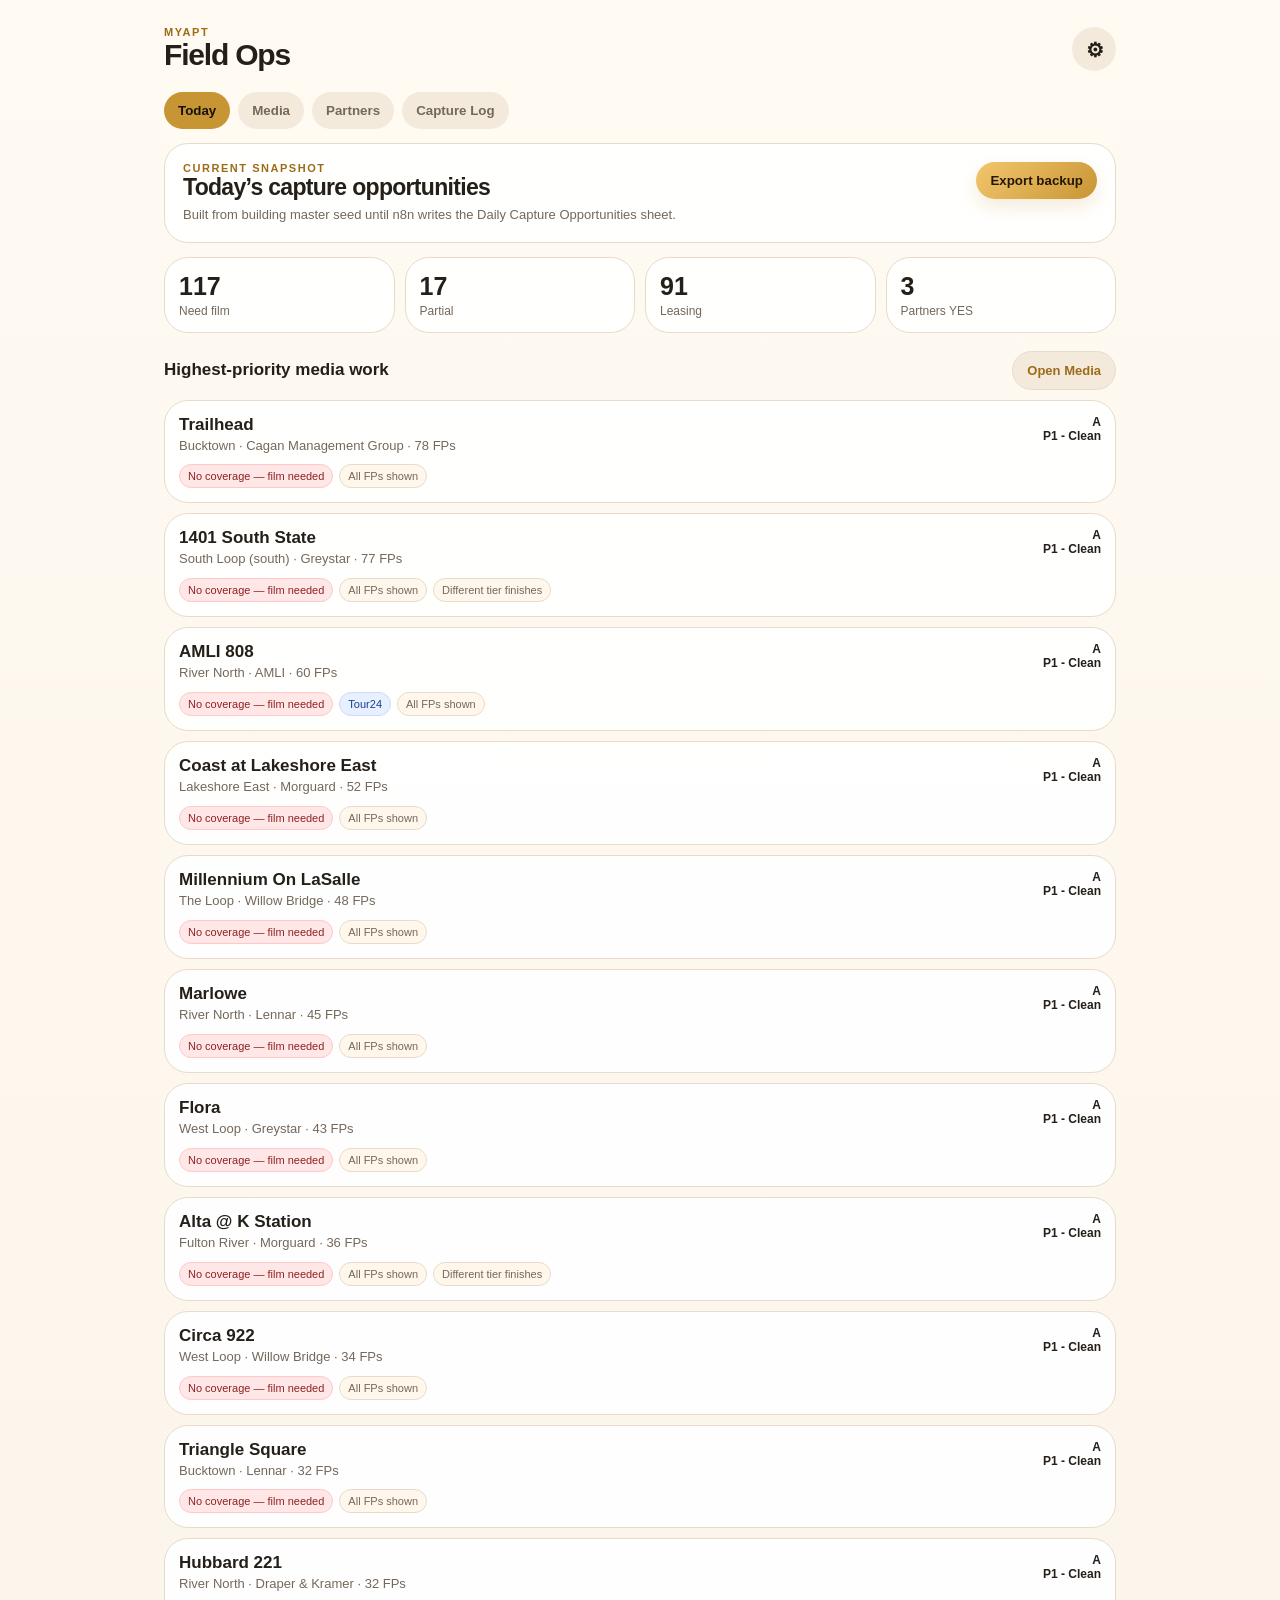
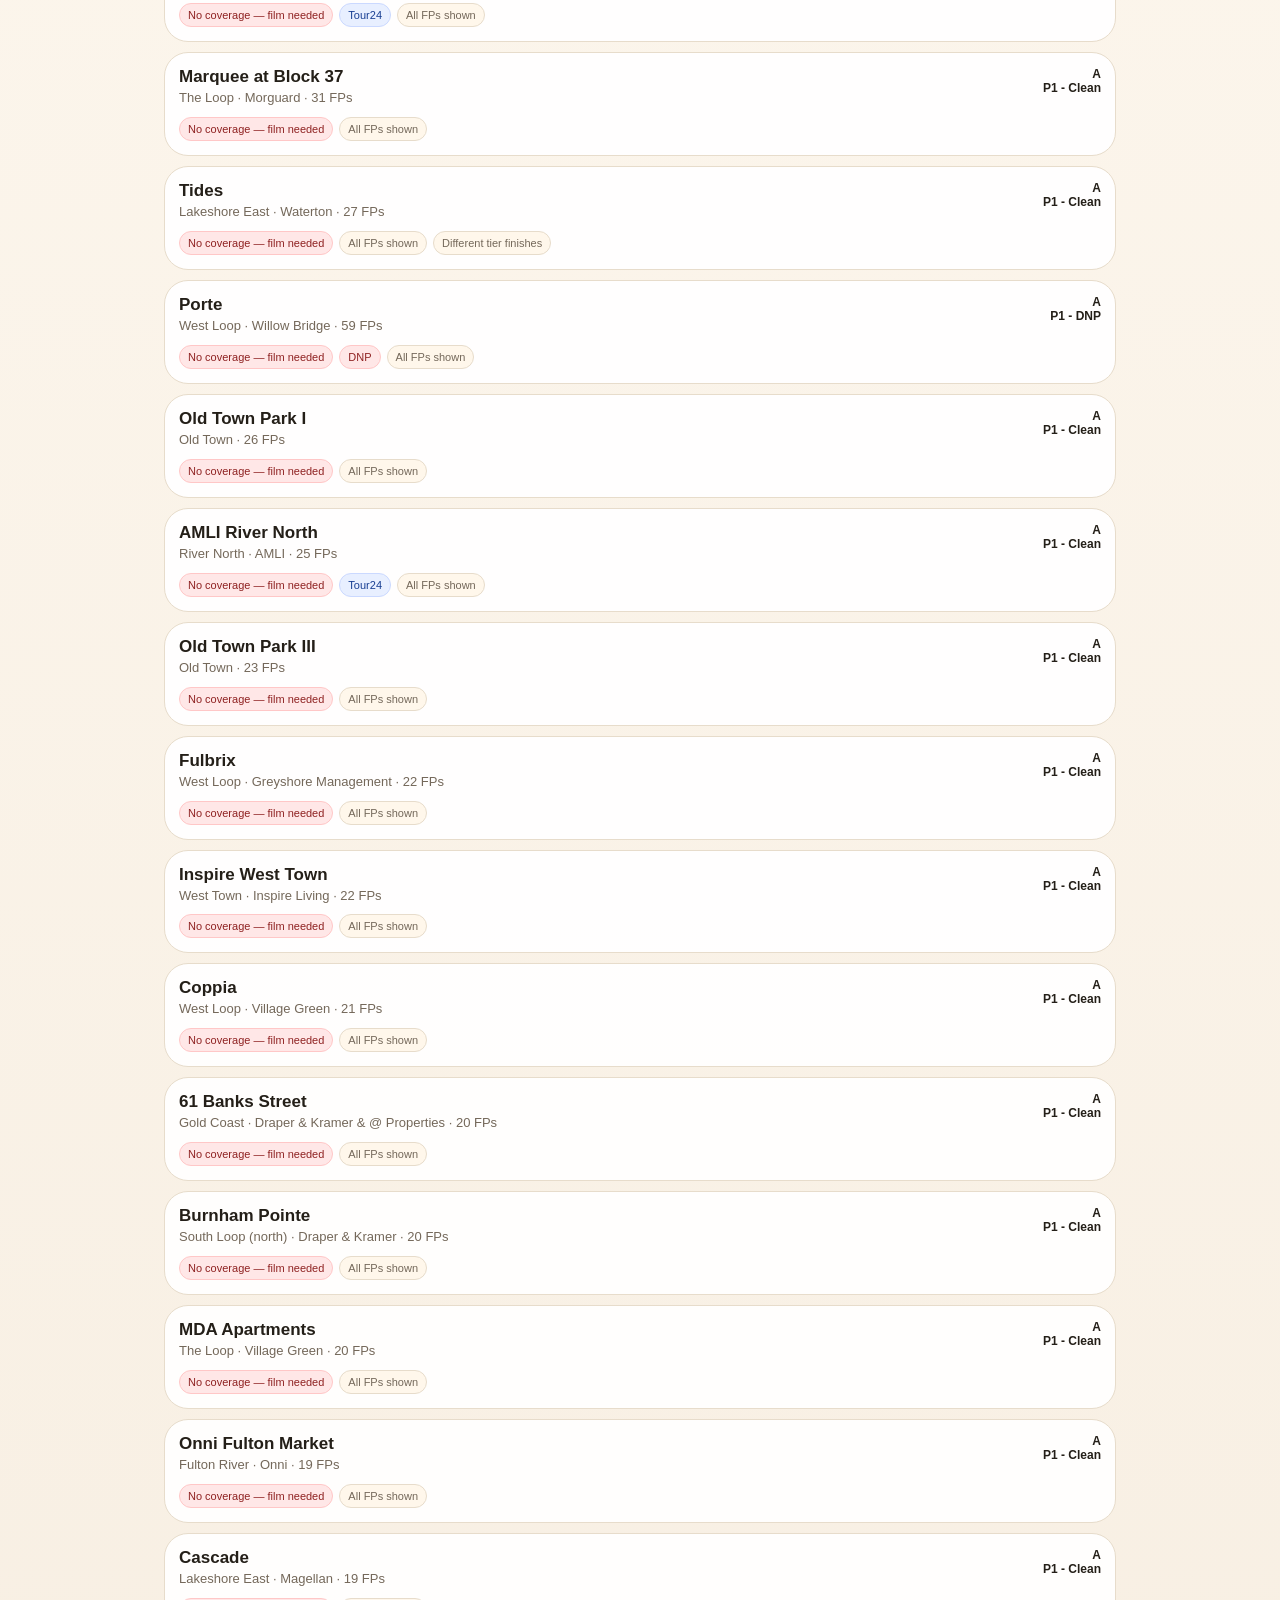
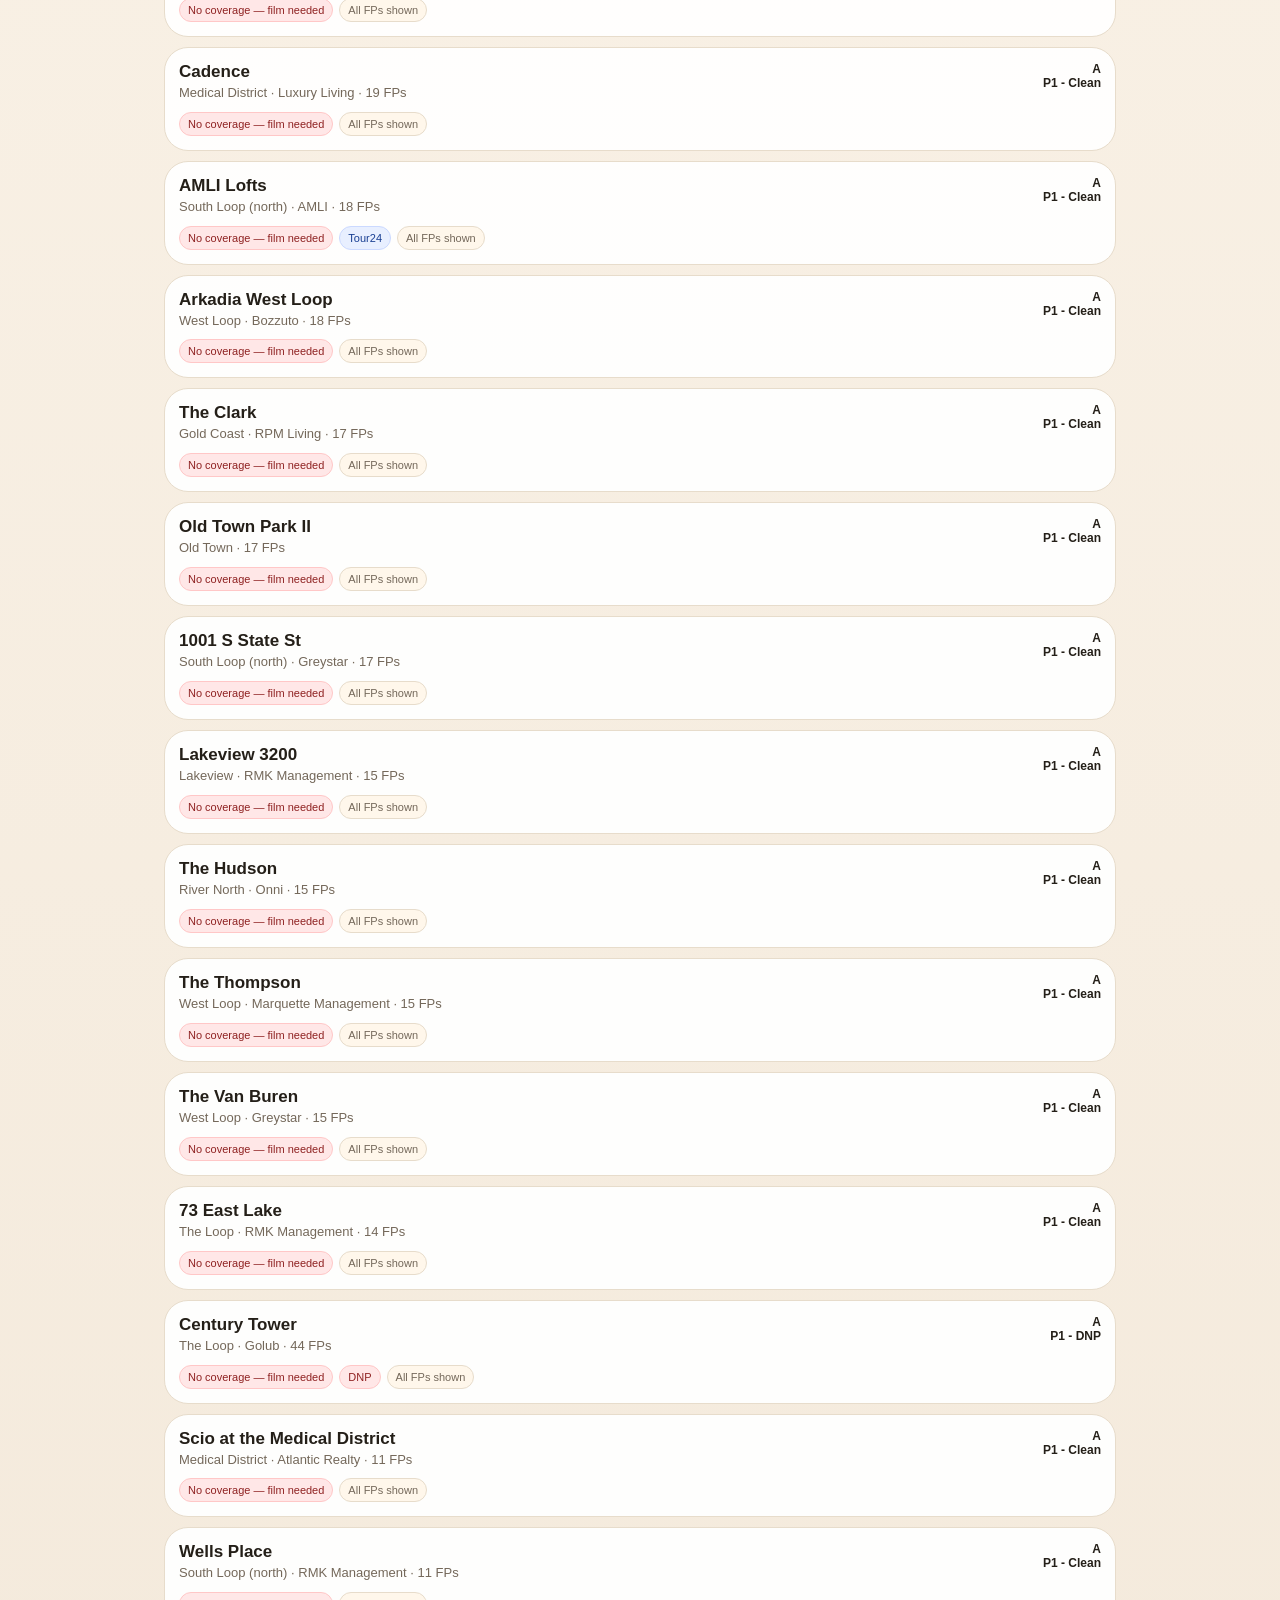
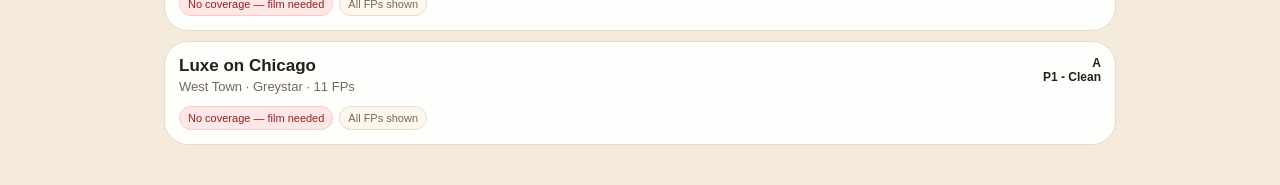
<file: docs/index.html>
<!DOCTYPE html>
<html lang="en">
<head>
  <meta charset="UTF-8" />
  <meta name="viewport" content="width=device-width, initial-scale=1.0, maximum-scale=1.0, user-scalable=no, viewport-fit=cover" />
  <meta name="theme-color" content="#171512" />
  <meta http-equiv="Cache-Control" content="no-cache, no-store, must-revalidate" />
  <meta http-equiv="Pragma" content="no-cache" />
  <meta http-equiv="Expires" content="0" />
  <meta name="apple-mobile-web-app-capable" content="yes" />
  <meta name="apple-mobile-web-app-title" content="myAPT Ops" />
  <title>myAPT Field Ops</title>
  <link rel="stylesheet" href="styles.css?v=20260531-inventory-live" />
</head>
<body>
  <div class="app" id="app">
    <header class="topbar">
      <div>
        <div class="eyebrow">myAPT</div>
        <h1>Field Ops</h1>
      </div>
      <button class="icon-btn" id="settingsBtn" aria-label="Settings">⚙</button>
    </header>

    <nav class="tabs" role="tablist">
      <button class="tab active" data-tab="today">Today</button>
      <button class="tab" data-tab="media">Media</button>
      <button class="tab" data-tab="partners">Partners</button>
      <button class="tab" data-tab="capture">Capture Log</button>
    </nav>

    <main>
      <section class="panel active" id="todayPanel">
        <div class="hero-card">
          <div>
            <div class="eyebrow">Current snapshot</div>
            <h2 id="todayTitle">Today’s capture opportunities</h2>
            <p id="todaySub">Built from building master seed until n8n writes the Daily Capture Opportunities sheet.</p>
          </div>
          <button class="primary-btn" id="exportStateBtn">Export backup</button>
        </div>
        <div class="stats-grid" id="todayStats"></div>
        <div class="section-head">
          <h3>Highest-priority media work</h3>
          <button class="small-btn" data-tab-jump="media">Open Media</button>
        </div>
        <div class="list" id="todayList"></div>
      </section>

      <section class="panel" id="mediaPanel">
        <div class="section-head">
          <div>
            <h3>Media buildings</h3>
            <p class="muted">Edit missing film status/details locally, then export sheet updates.</p>
          </div>
          <button class="small-btn" id="exportBuildingsCsvBtn">Export building updates</button>
        </div>
        <div class="toolbar">
          <input id="mediaSearch" class="search" placeholder="Search buildings, neighborhoods, management…" />
          <select id="mediaStatusFilter" class="select">
            <option value="urgent">Urgent filming</option>
            <option value="all">All buildings</option>
            <option value="No coverage — film needed">No coverage — film needed</option>
            <option value="Partial coverage — capture needed">Partial coverage — capture needed</option>
            <option value="Leasing follow-up needed">Leasing follow-up needed</option>
            <option value="Needs Review">Needs Review</option>
            <option value="YouTube usable for MVP">YouTube usable for MVP</option>
            <option value="Complete">Complete</option>
          </select>
        </div>
        <div class="chip-row" id="mediaNeighborhoods"></div>
        <div class="list" id="mediaList"></div>
      </section>

      <section class="panel" id="partnersPanel">
        <div class="section-head">
          <div>
            <h3>Partner outreach</h3>
            <p class="muted">Add local partner prospects, then export partner updates.</p>
          </div>
          <div class="actions compact-actions">
            <button class="small-btn" id="exportPartnersCsvBtn">Export partners</button>
            <button class="primary-btn" id="addPartnerBtn">Add partner</button>
          </div>
        </div>
        <div class="toolbar">
          <input id="partnerSearch" class="search" placeholder="Search partners, neighborhoods, categories…" />
          <select id="partnerFilter" class="select">
            <option value="tier1">Tier 1 to hit</option>
            <option value="all">All partners</option>
            <option value="YES">YES</option>
            <option value="REVISIT">Revisit</option>
            <option value="Pending">Not in / pending</option>
            <option value="NO">NO</option>
          </select>
        </div>
        <div class="yes-strip" id="partnerYesStrip"></div>
        <div class="section-head">
          <div>
            <h3>Today’s partner queue</h3>
            <p class="muted">Businesses you plan to approach today.</p>
          </div>
          <button class="small-btn" id="clearPartnerQueueBtn">Clear queue</button>
        </div>
        <div class="list" id="partnerQueue"></div>
        <div class="section-head">
          <h3>Partner list</h3>
        </div>
        <div class="list" id="partnerList"></div>
      </section>

      <section class="panel" id="capturePanel">
        <div class="section-head">
          <div>
            <h3>Captured units</h3>
            <p class="muted">Unit-level log: unit, beds, floorplan, direction, notes.</p>
          </div>
          <button class="primary-btn" id="quickCaptureBtn">Add capture</button>
        </div>
        <div class="list" id="captureList"></div>
      </section>
    </main>
  </div>

  <div class="drawer" id="buildingDrawer" aria-hidden="true">
    <div class="drawer-card large">
      <button class="close" data-close="buildingDrawer">×</button>
      <div id="buildingDetail"></div>
    </div>
  </div>

  <div class="drawer" id="partnerDrawer" aria-hidden="true">
    <div class="drawer-card">
      <button class="close" data-close="partnerDrawer">×</button>
      <div id="partnerDetail"></div>
    </div>
  </div>

  <div class="drawer" id="partnerFormDrawer" aria-hidden="true">
    <div class="drawer-card">
      <button class="close" data-close="partnerFormDrawer">×</button>
      <h2 id="partnerFormTitle">Add partner</h2>
      <form id="partnerForm" class="form">
        <input type="hidden" id="partnerFormId" />
        <label>Business name<input id="partnerBusinessName" required /></label>
        <label>Category<input id="partnerCategory" placeholder="Cafe / Bar / Fitness / Pet" /></label>
        <label>Neighborhood<input id="partnerNeighborhood" /></label>
        <label>Address<input id="partnerAddress" /></label>
        <label>Phone<input id="partnerPhone" /></label>
        <label>Tier<select id="partnerTier"><option>1</option><option>2</option><option>3</option></select></label>
        <label>Score<input id="partnerScore" placeholder="1-10" /></label>
        <label>Status<select id="partnerStatus"><option>Not Approached</option><option>Pending</option><option>REVISIT</option><option>YES</option><option>NO</option></select></label>
        <label>Nearby buildings<input id="partnerNearbyBuildings" /></label>
        <label>Notes<textarea id="partnerSeedNotes"></textarea></label>
        <label>Owner name<input id="partnerOwnerName" /></label>
        <label>Owner contact<input id="partnerOwnerContact" /></label>
        <label>Next action<select id="partnerNextAction"><option></option><option>Reach Out</option><option>Come back</option><option>Placement</option></select></label>
        <button class="primary-btn" type="submit">Save partner</button>
      </form>
    </div>
  </div>

  <div class="drawer" id="buildingEditDrawer" aria-hidden="true">
    <div class="drawer-card">
      <button class="close" data-close="buildingEditDrawer">×</button>
      <h2>Edit building info</h2>
      <form id="buildingEditForm" class="form">
        <input type="hidden" id="editBuildingKey" />
        <label>Building name<input id="editBuildingName" required /></label>
        <label>Neighborhood<input id="editBuildingNeighborhood" /></label>
        <label>Management company<input id="editManagementCompany" /></label>
        <label>Website<input id="editWebsite" /></label>
        <label>Media status<select id="editMediaStatus"><option>No coverage — film needed</option><option>Partial coverage — capture needed</option><option>YouTube usable for MVP</option><option>Complete</option><option>Leasing follow-up needed</option><option>Needs Review</option></select></label>
        <label>Floorplans on website<select id="editFloorplanVisibility"><option></option><option>All FP Shown</option><option>Only shows On Market FP</option><option>Unsure</option></select></label>
        <label># of floorplans<input id="editFloorplanCount" inputmode="numeric" /></label>
        <label>Media Strategy 2 raw<input id="editMediaStrategy2" /></label>
        <label>Notes<textarea id="editBuildingNotes"></textarea></label>
        <label class="checkbox-label"><input type="checkbox" id="editDnp" /> DNP</label>
        <label class="checkbox-label"><input type="checkbox" id="editMuteAlerts" /> Muted alerts / suppress n8n</label>
        <button class="primary-btn" type="submit">Save building</button>
      </form>
    </div>
  </div>

  <div class="drawer" id="captureDrawer" aria-hidden="true">
    <div class="drawer-card">
      <button class="close" data-close="captureDrawer">×</button>
      <h2 id="captureFormTitle">Add captured unit</h2>
      <form id="captureForm" class="form">
        <input type="hidden" id="captureId" />
        <label>Building<select id="captureBuilding" required></select></label>
        <label>Unit number<input id="captureUnit" placeholder="2407" required /></label>
        <label>Bed count<input id="captureBeds" placeholder="1 bed / Studio / 2" /></label>
        <label>Floorplan<input id="captureFloorplan" placeholder="A3" /></label>
        <label>Direction<input id="captureDirection" placeholder="East / city view / courtyard" /></label>
        <label>Notes<textarea id="captureNotes" placeholder="Good light, same stack as 2405, needs reshoot…"></textarea></label>
        <button class="primary-btn" type="submit">Save capture</button>
      </form>
    </div>
  </div>

  <div class="drawer" id="settingsDrawer" aria-hidden="true">
    <div class="drawer-card">
      <button class="close" data-close="settingsDrawer">×</button>
      <h2>Settings & data</h2>
      <div class="settings-block">
        <h3>Google Sheets sync</h3>
        <p class="muted">Paste the deployed Apps Script Web App URL to pull/push Buildings, Partners, Captures, and Daily Opportunities.</p>
        <label>Sync endpoint<input id="syncEndpoint" placeholder="https://script.google.com/macros/s/.../exec" /></label>
        <div class="actions compact-actions">
          <button class="small-btn" id="saveSyncEndpointBtn">Save endpoint</button>
          <button class="small-btn" id="pullSheetsBtn">Pull from Sheets</button>
          <button class="small-btn" id="pushSheetsBtn">Push to Sheets</button>
        </div>
      </div>
      <div class="settings-block">
        <h3>Daily Capture Opportunities</h3>
        <p class="muted">Import the CSV/JSON that n8n writes. Until then, Today is derived from the building master.</p>
        <input type="file" id="dailyImport" accept=".json,.csv" />
      </div>
      <div class="settings-block">
        <h3>Backup / restore</h3>
        <button class="small-btn" id="exportJsonBtn">Export JSON backup</button>
        <button class="small-btn" id="exportAllCsvBtn">Export all CSVs</button>
        <input type="file" id="restoreJson" accept=".json" />
      </div>
      <div class="settings-block danger-zone">
        <h3>Reset</h3>
        <button class="danger-btn" id="resetBtn">Reset local data to seed</button>
      </div>
    </div>
  </div>

  <div class="toast" id="toast"></div>
  <script src="seed-data.js?v=20260512-partner-status-tap"></script>
  <script src="app.js?v=20260531-inventory-live"></script>
</body>
</html>
</file>
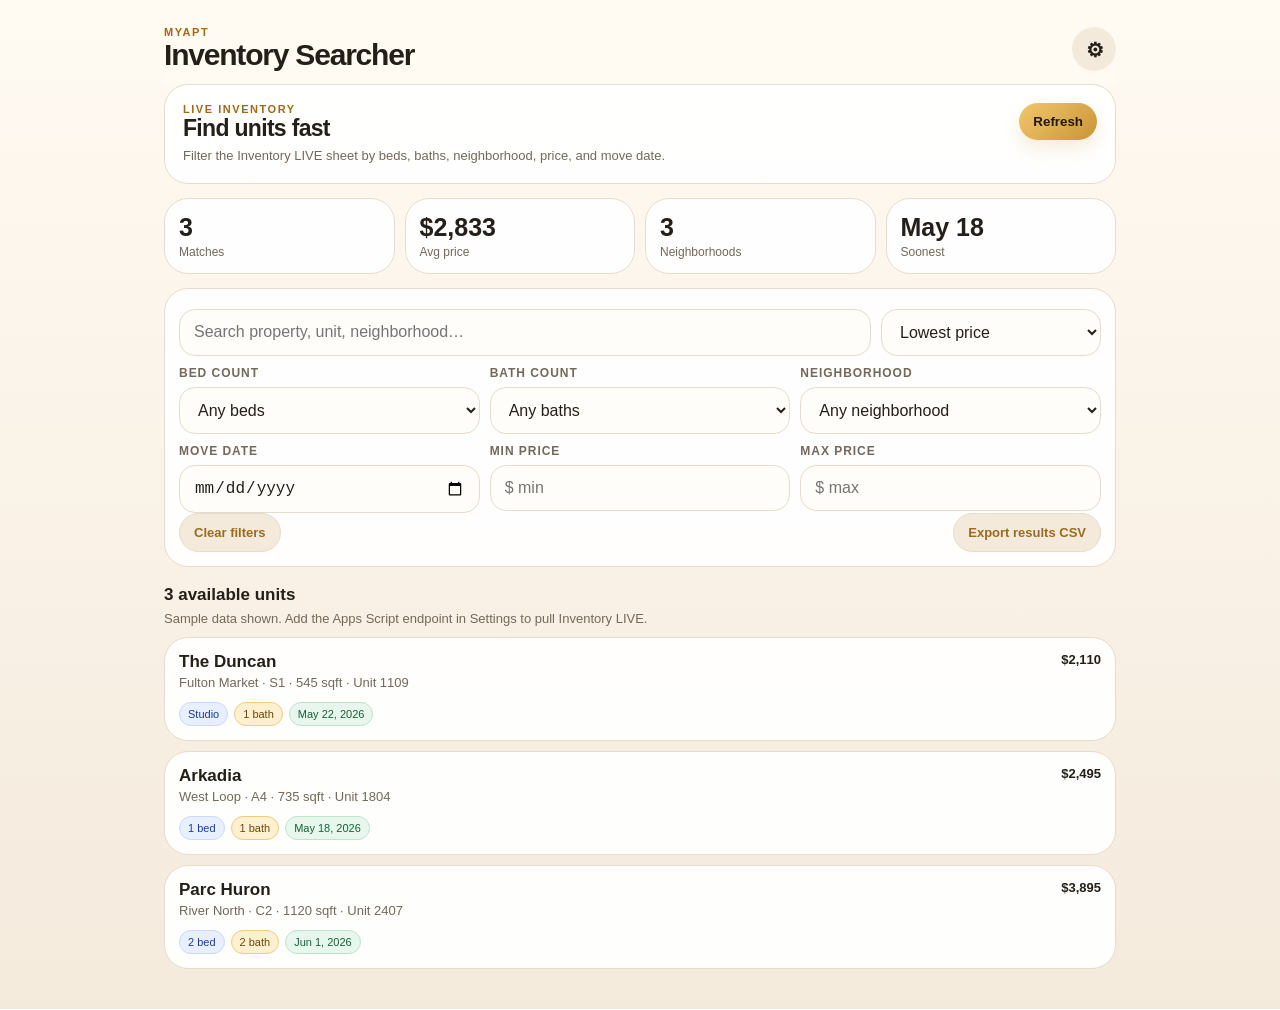
<file: docs/inventory-searcher/index.html>
<!DOCTYPE html>
<html lang="en">
<head>
  <meta charset="UTF-8" />
  <meta name="viewport" content="width=device-width, initial-scale=1.0, maximum-scale=1.0, user-scalable=no, viewport-fit=cover" />
  <meta name="theme-color" content="#fffaf2" />
  <meta name="apple-mobile-web-app-capable" content="yes" />
  <meta name="apple-mobile-web-app-title" content="myAPT Inventory" />
  <title>myAPT Inventory Searcher</title>
  <link rel="stylesheet" href="styles.css" />
</head>
<body>
  <div class="app" id="app">
    <header class="topbar">
      <div>
        <div class="eyebrow">myAPT</div>
        <h1>Inventory Searcher</h1>
      </div>
      <button class="icon-btn" id="settingsBtn" aria-label="Settings">⚙</button>
    </header>

    <main>
      <section class="panel active">
        <div class="hero-card">
          <div>
            <div class="eyebrow">Live inventory</div>
            <h2 id="heroTitle">Find units fast</h2>
            <p id="heroSub">Filter the Inventory LIVE sheet by beds, baths, neighborhood, price, and move date.</p>
          </div>
          <button class="primary-btn" id="syncBtn">Refresh</button>
        </div>

        <div class="stats-grid" id="statsGrid"></div>

        <div class="filter-card">
          <div class="toolbar inventory-toolbar">
            <input id="searchInput" class="search" placeholder="Search property, unit, neighborhood…" />
            <select id="sortSelect" class="select">
              <option value="priceAsc">Lowest price</option>
              <option value="dateAsc">Soonest move date</option>
              <option value="bedsDesc">Most beds</option>
              <option value="sqftDesc">Largest sqft</option>
            </select>
          </div>

          <div class="filter-grid">
            <label>Bed count<select id="bedsFilter"><option value="any">Any beds</option></select></label>
            <label>Bath count<select id="bathsFilter"><option value="any">Any baths</option></select></label>
            <label>Neighborhood<select id="neighborhoodFilter"><option value="any">Any neighborhood</option></select></label>
            <label>Move date<input id="moveDateFilter" type="date" /></label>
            <label>Min price<input id="minPriceFilter" type="number" inputmode="numeric" placeholder="$ min" /></label>
            <label>Max price<input id="maxPriceFilter" type="number" inputmode="numeric" placeholder="$ max" /></label>
          </div>

          <div class="actions compact-actions filter-actions">
            <button class="small-btn" id="clearFiltersBtn">Clear filters</button>
            <button class="small-btn" id="exportCsvBtn">Export results CSV</button>
          </div>
        </div>

        <div class="section-head">
          <div>
            <h3 id="resultsTitle">Available units</h3>
            <p class="muted" id="resultsSub">Loading sample data until the sync endpoint is connected.</p>
          </div>
        </div>
        <div class="list" id="inventoryList"></div>
      </section>
    </main>
  </div>

  <div class="drawer" id="unitDrawer" aria-hidden="true">
    <div class="drawer-card large">
      <button class="close" data-close="unitDrawer">×</button>
      <div id="unitDetail"></div>
    </div>
  </div>

  <div class="drawer" id="settingsDrawer" aria-hidden="true">
    <div class="drawer-card">
      <button class="close" data-close="settingsDrawer">×</button>
      <h2>Settings</h2>
      <div class="settings-block">
        <label>Google Apps Script inventory endpoint<input id="endpointInput" placeholder="https://script.google.com/macros/s/.../exec" /></label>
        <p class="muted">Deploy the included Apps Script as a Web App, then paste the URL here.</p>
      </div>
      <div class="actions">
        <button class="primary-btn" id="saveEndpointBtn">Save endpoint</button>
        <button class="small-btn" id="loadSampleBtn">Load sample data</button>
      </div>
    </div>
  </div>

  <div class="toast" id="toast"></div>
  <script src="seed-data.js"></script>
  <script src="app.js"></script>
</body>
</html>
</file>
<file: docs/styles.css>
:root{--bg:#fffaf2;--card:#ffffff;--card2:#f4eadc;--ink:#241f18;--muted:#74685a;--gold:#c89535;--gold2:#9d6b18;--green:#2f9e5b;--red:#d75353;--line:#e7dccb;--blue:#4f7edc}*{box-sizing:border-box}body{margin:0;background:linear-gradient(180deg,#fffaf2,#f4eadc);color:var(--ink);font-family:-apple-system,BlinkMacSystemFont,"Segoe UI",sans-serif}body.drawer-open{overflow:hidden;touch-action:none}.app{max-width:980px;margin:0 auto;min-height:100vh;padding:18px 14px 90px}.topbar{display:flex;align-items:center;justify-content:space-between;gap:12px;position:sticky;top:0;background:rgba(255,250,242,.92);backdrop-filter:blur(12px);z-index:10;padding:8px 0 12px}.eyebrow{text-transform:uppercase;letter-spacing:.14em;color:var(--gold2);font-size:11px;font-weight:800}h1,h2,h3,p{margin:0}h1{font-size:30px;letter-spacing:-.04em}h2{font-size:23px;letter-spacing:-.03em}h3{font-size:17px}.icon-btn,.small-btn,.primary-btn,.danger-btn,.tab,.chip{border:0;border-radius:999px;padding:11px 14px;font-weight:800;color:var(--ink);background:var(--card2)}.icon-btn{width:44px;height:44px;font-size:20px}.primary-btn{background:linear-gradient(135deg,#f3c66d,var(--gold));color:#241704;box-shadow:0 8px 18px rgba(200,149,53,.18)}.danger-btn{background:#ffe3e3;color:#9d2626}.small-btn{font-size:13px;color:var(--gold2);border:1px solid var(--line)}.tabs{display:flex;gap:8px;overflow-x:auto;padding:8px 0 14px;position:sticky;top:64px;background:rgba(255,250,242,.9);backdrop-filter:blur(12px);z-index:9}.tab{white-space:nowrap;color:var(--muted)}.tab.active{background:var(--gold);color:#15110b}.panel{display:none}.panel.active{display:block}.hero-card,.card,.drawer-card,.stat,.empty{background:rgba(255,255,255,.94);border:1px solid var(--line);border-radius:24px}.hero-card{padding:18px;display:flex;gap:14px;align-items:flex-start;justify-content:space-between;margin-bottom:14px}.hero-card p,.muted{color:var(--muted);font-size:13px;line-height:1.35;margin-top:5px}.stats-grid{display:grid;grid-template-columns:repeat(2,1fr);gap:10px;margin:12px 0 18px}.stat{padding:14px}.stat b{font-size:25px}.stat span{display:block;color:var(--muted);font-size:12px;margin-top:3px}.section-head{display:flex;align-items:center;justify-content:space-between;gap:12px;margin:18px 0 10px}.toolbar{display:grid;grid-template-columns:1fr;gap:10px;margin:6px 0 10px}.search,.select,input,textarea,select{width:100%;border:1px solid var(--line);background:#fffdf9;color:var(--ink);border-radius:16px;padding:13px 14px;font-size:16px}textarea{min-height:100px;resize:vertical}.chip-row{display:flex;gap:8px;overflow:auto;padding:4px 0 12px}.chip{font-size:13px;color:var(--muted);white-space:nowrap;border:1px solid var(--line)}.chip.active{color:#14100a;background:var(--gold)}.list{display:grid;gap:10px}.card{padding:14px;display:grid;grid-template-columns:1fr auto;gap:10px;align-items:start}.card:active{transform:scale(.99)}.card-title{font-weight:900;font-size:17px}.card-sub{color:var(--muted);font-size:13px;margin-top:3px;line-height:1.3}.badges{display:flex;flex-wrap:wrap;gap:6px;margin-top:10px}.badge{font-size:11px;border:1px solid var(--line);border-radius:999px;padding:5px 8px;color:var(--muted);background:#fff7eb}.badge.gold{color:#6b470f;background:#fff0cf;border-color:#f0cc80}.badge.green{color:#176236;background:#e7f7ed;border-color:#bde4ca}.badge.red{color:#8f2222;background:#ffe7e7;border-color:#ffc7c7}.badge.blue{color:#193f93;background:#e8efff;border-color:#cbd9ff}.status-pill{text-align:right;font-size:12px;font-weight:900;max-width:138px}.yes-strip{display:none;background:#e8f7ed;border:1px solid #b9e1c5;color:#1f6d3b;border-radius:18px;padding:10px 12px;margin:8px 0 12px;font-size:13px;line-height:1.35}.drawer{position:fixed;inset:0;background:rgba(36,31,24,.34);display:none;z-index:50;align-items:flex-end;overflow:hidden;touch-action:none}.drawer.open{display:flex}.drawer-card{width:100%;max-width:760px;margin:0 auto;height:auto;max-height:92dvh;max-height:92vh;overflow-y:auto;overscroll-behavior:contain;-webkit-overflow-scrolling:touch;touch-action:pan-y;padding:20px 20px calc(28px + env(safe-area-inset-bottom));border-radius:26px 26px 0 0;position:relative}.drawer-card.large{max-width:900px}.drawer-card::after{content:'';display:block;height:18px}.close{position:absolute;right:14px;top:12px;border:0;background:#fff7eb;color:var(--ink);font-size:26px;border-radius:50%;width:42px;height:42px}.detail-grid{display:grid;gap:10px;margin-top:14px}.detail-row{background:#fff7eb;border:1px solid var(--line);border-radius:16px;padding:12px}.detail-row label,.form label{display:block;color:var(--muted);font-size:12px;font-weight:800;text-transform:uppercase;letter-spacing:.08em;margin-bottom:7px}.detail-row div{line-height:1.35}.actions{display:flex;flex-wrap:wrap;gap:8px;margin-top:14px}.form{display:grid;gap:12px;margin-top:12px}.settings-block{padding:14px 0;border-bottom:1px solid var(--line)}.danger-zone{border-bottom:0}.toast{position:fixed;left:50%;bottom:22px;transform:translateX(-50%) translateY(20px);opacity:0;background:var(--gold);color:#15100a;padding:12px 16px;border-radius:999px;font-weight:900;z-index:80;transition:.2s}.toast.show{opacity:1;transform:translateX(-50%) translateY(0)}.empty{padding:20px;color:var(--muted);text-align:center}.link{color:var(--gold2);word-break:break-word}.two-col{display:grid;grid-template-columns:1fr;gap:10px}.capture-item{border-left:4px solid var(--gold)}@media(min-width:760px){.toolbar{grid-template-columns:1fr 260px}.stats-grid{grid-template-columns:repeat(4,1fr)}.two-col{grid-template-columns:1fr 1fr}.drawer{align-items:center}.drawer-card{border-radius:26px}.app{padding-bottom:40px}}.compact-actions{margin-top:0;justify-content:flex-end}.checkbox-label{display:flex!important;gap:10px;align-items:center;color:var(--ink)!important;text-transform:none!important;letter-spacing:0!important;font-size:15px!important}.checkbox-label input{width:auto}.form .checkbox-label{margin:4px 0 0}
</file>
<file: docs/inventory-searcher/styles.css>
:root{--bg:#fffaf2;--card:#ffffff;--card2:#f4eadc;--ink:#241f18;--muted:#74685a;--gold:#c89535;--gold2:#9d6b18;--green:#2f9e5b;--red:#d75353;--line:#e7dccb;--blue:#4f7edc}*{box-sizing:border-box}body{margin:0;background:linear-gradient(180deg,#fffaf2,#f4eadc);color:var(--ink);font-family:-apple-system,BlinkMacSystemFont,"Segoe UI",sans-serif}.app{max-width:980px;margin:0 auto;min-height:100vh;padding:18px 14px 90px}.topbar{display:flex;align-items:center;justify-content:space-between;gap:12px;position:sticky;top:0;background:rgba(255,250,242,.92);backdrop-filter:blur(12px);z-index:10;padding:8px 0 12px}.eyebrow{text-transform:uppercase;letter-spacing:.14em;color:var(--gold2);font-size:11px;font-weight:800}h1,h2,h3,p{margin:0}h1{font-size:30px;letter-spacing:-.04em}h2{font-size:23px;letter-spacing:-.03em}h3{font-size:17px}.icon-btn,.small-btn,.primary-btn,.danger-btn,.tab,.chip{border:0;border-radius:999px;padding:11px 14px;font-weight:800;color:var(--ink);background:var(--card2)}.icon-btn{width:44px;height:44px;font-size:20px}.primary-btn{background:linear-gradient(135deg,#f3c66d,var(--gold));color:#241704;box-shadow:0 8px 18px rgba(200,149,53,.18)}.small-btn{font-size:13px;color:var(--gold2);border:1px solid var(--line)}.panel.active{display:block}.hero-card,.card,.drawer-card,.stat,.empty,.filter-card{background:rgba(255,255,255,.94);border:1px solid var(--line);border-radius:24px}.hero-card{padding:18px;display:flex;gap:14px;align-items:flex-start;justify-content:space-between;margin-bottom:14px}.hero-card p,.muted{color:var(--muted);font-size:13px;line-height:1.35;margin-top:5px}.stats-grid{display:grid;grid-template-columns:repeat(2,1fr);gap:10px;margin:12px 0 14px}.stat{padding:14px}.stat b{font-size:25px}.stat span{display:block;color:var(--muted);font-size:12px;margin-top:3px}.section-head{display:flex;align-items:center;justify-content:space-between;gap:12px;margin:18px 0 10px}.toolbar{display:grid;grid-template-columns:1fr;gap:10px;margin:6px 0 10px}.search,.select,input,textarea,select{width:100%;border:1px solid var(--line);background:#fffdf9;color:var(--ink);border-radius:16px;padding:13px 14px;font-size:16px}.filter-card{padding:14px}.filter-grid{display:grid;grid-template-columns:1fr;gap:10px}.filter-grid label,.settings-block label{display:block;color:var(--muted);font-size:12px;font-weight:800;text-transform:uppercase;letter-spacing:.08em}.filter-grid input,.filter-grid select,.settings-block input{margin-top:7px}.filter-actions{justify-content:space-between;margin-top:12px}.list{display:grid;gap:10px}.card{padding:14px;display:grid;grid-template-columns:1fr auto;gap:10px;align-items:start}.card:active{transform:scale(.99)}.card-title{font-weight:900;font-size:17px}.card-sub{color:var(--muted);font-size:13px;margin-top:3px;line-height:1.3}.badges{display:flex;flex-wrap:wrap;gap:6px;margin-top:10px}.badge{font-size:11px;border:1px solid var(--line);border-radius:999px;padding:5px 8px;color:var(--muted);background:#fff7eb}.badge.gold{color:#6b470f;background:#fff0cf;border-color:#f0cc80}.badge.green{color:#176236;background:#e7f7ed;border-color:#bde4ca}.badge.red{color:#8f2222;background:#ffe7e7;border-color:#ffc7c7}.badge.blue{color:#193f93;background:#e8efff;border-color:#cbd9ff}.price-pill{text-align:right;font-size:13px;font-weight:900;white-space:nowrap}.drawer{position:fixed;inset:0;background:rgba(36,31,24,.34);display:none;z-index:50;align-items:flex-end}.drawer.open{display:flex}.drawer-card{width:100%;max-width:760px;margin:0 auto;max-height:92vh;overflow:auto;padding:20px;border-radius:26px 26px 0 0;position:relative}.drawer-card.large{max-width:900px}.close{position:absolute;right:14px;top:12px;border:0;background:#fff7eb;color:var(--ink);font-size:26px;border-radius:50%;width:42px;height:42px}.detail-grid{display:grid;gap:10px;margin-top:14px}.detail-row{background:#fff7eb;border:1px solid var(--line);border-radius:16px;padding:12px}.detail-row label{display:block;color:var(--muted);font-size:12px;font-weight:800;text-transform:uppercase;letter-spacing:.08em;margin-bottom:7px}.actions{display:flex;flex-wrap:wrap;gap:8px;margin-top:14px}.settings-block{padding:14px 0;border-bottom:1px solid var(--line)}.toast{position:fixed;left:50%;bottom:22px;transform:translateX(-50%) translateY(20px);opacity:0;background:var(--gold);color:#15100a;padding:12px 16px;border-radius:999px;font-weight:900;z-index:80;transition:.2s}.toast.show{opacity:1;transform:translateX(-50%) translateY(0)}.empty{padding:20px;color:var(--muted);text-align:center}.link{color:var(--gold2);word-break:break-word}.compact-actions{margin-top:0}.unit-meta{display:flex;gap:8px;flex-wrap:wrap;margin-top:8px}@media(min-width:760px){.toolbar{grid-template-columns:1fr 220px}.stats-grid{grid-template-columns:repeat(4,1fr)}.filter-grid{grid-template-columns:repeat(3,1fr)}.drawer{align-items:center}.drawer-card{border-radius:26px}.app{padding-bottom:40px}}
</file>
